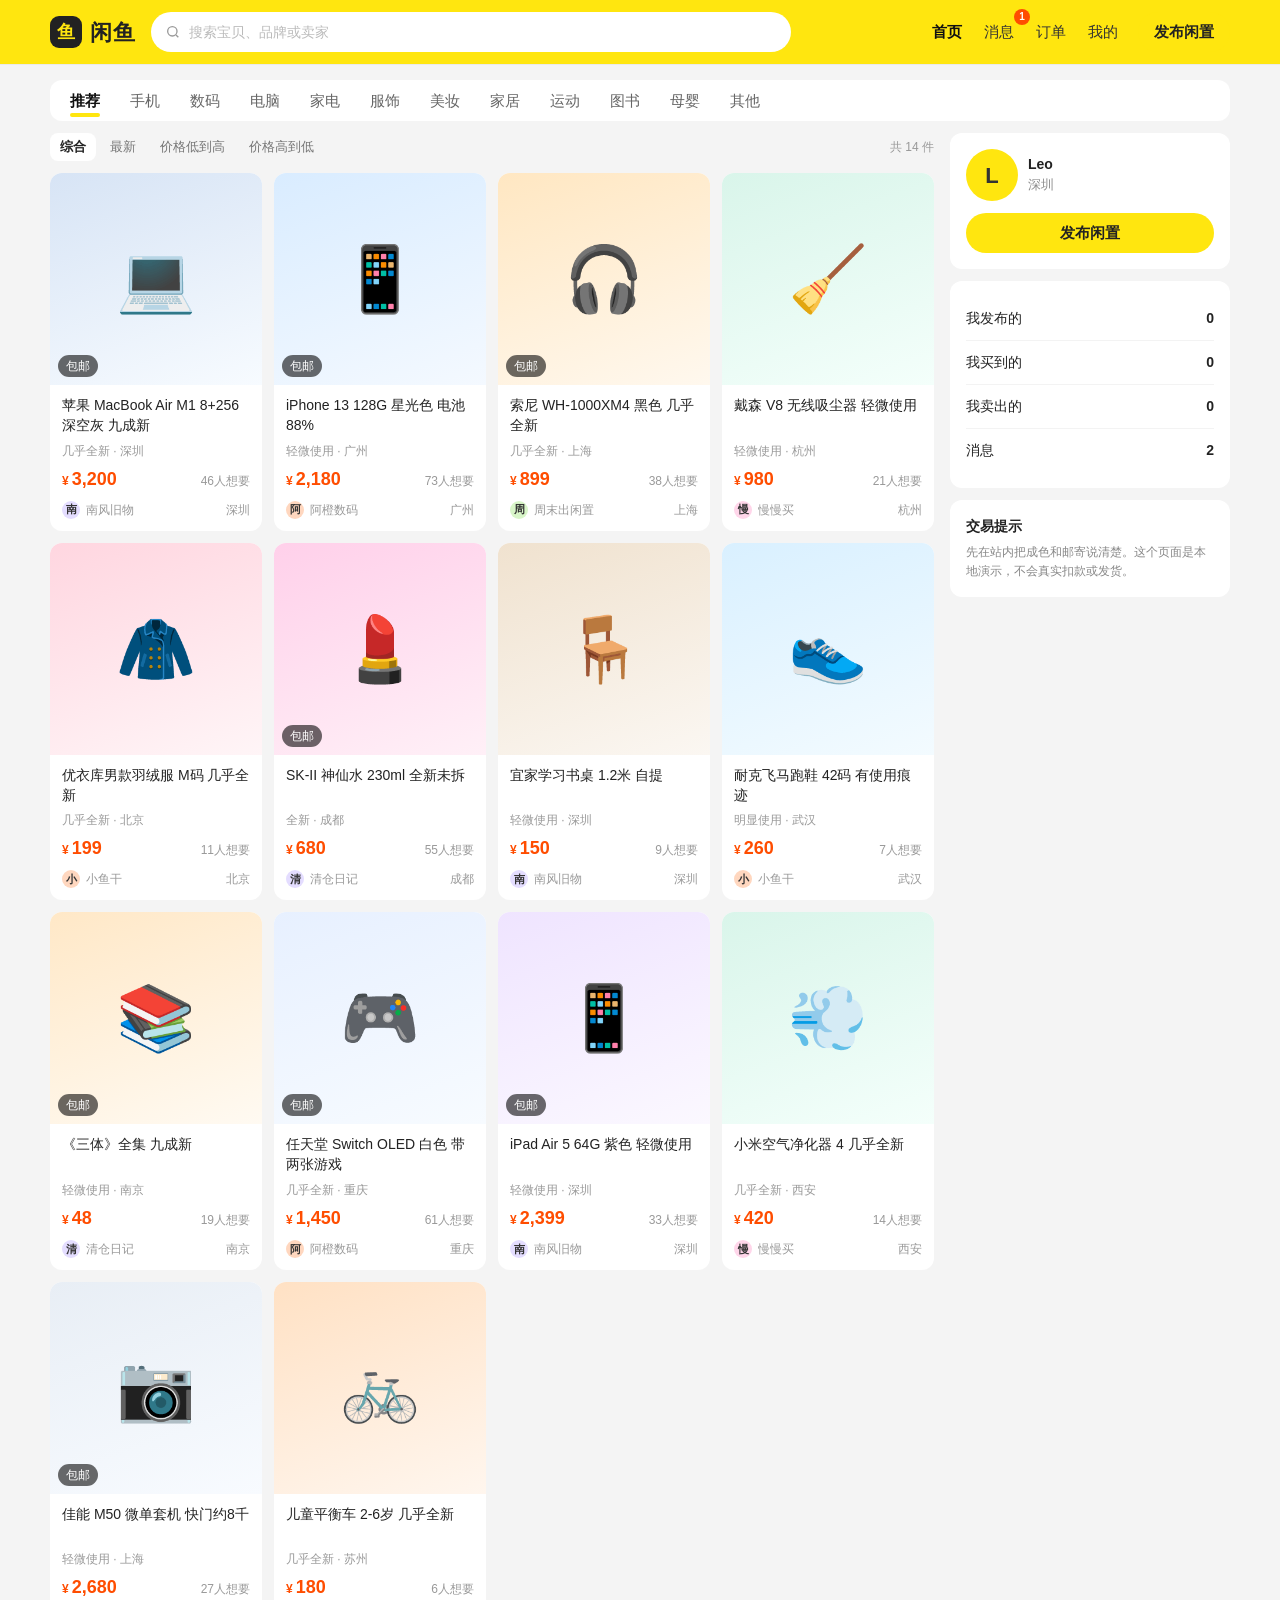
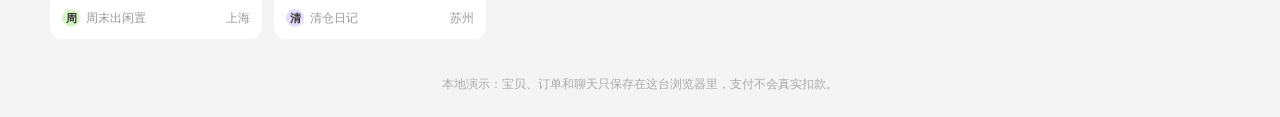
<file: malaibo168-wq_网站_files/index.html>
<!DOCTYPE html>
<html lang="zh-CN">
<head>
  <meta charset="UTF-8">
  <meta name="viewport" content="width=device-width, initial-scale=1, viewport-fit=cover">
  <meta name="theme-color" content="#ffe60f">
  <title>闲鱼</title>
  <link rel="icon" href="data:image/svg+xml,%3Csvg xmlns='http://www.w3.org/2000/svg' viewBox='0 0 64 64'%3E%3Crect width='64' height='64' rx='14' fill='%23ffe60f'/%3E%3Ctext x='32' y='44' text-anchor='middle' font-size='36' font-family='sans-serif' font-weight='700'%3E鱼%3C/text%3E%3C/svg%3E">
  <link rel="stylesheet" href="xianyu.css">
</head>
<body>
  <div id="app"></div>
  <div id="toast" role="status"></div>
  <div id="modal" hidden>
    <div class="modal-mask" data-act="modal-no"></div>
    <div class="modal-panel" role="dialog" aria-modal="true" aria-labelledby="modal-text">
      <p id="modal-text"></p>
      <div class="modal-actions">
        <button type="button" class="btn btn-line" data-act="modal-no">再想想</button>
        <button type="button" class="btn" data-act="modal-yes">确定</button>
      </div>
    </div>
  </div>
  <script src="xianyu.js"></script>
</body>
</html>
</file>
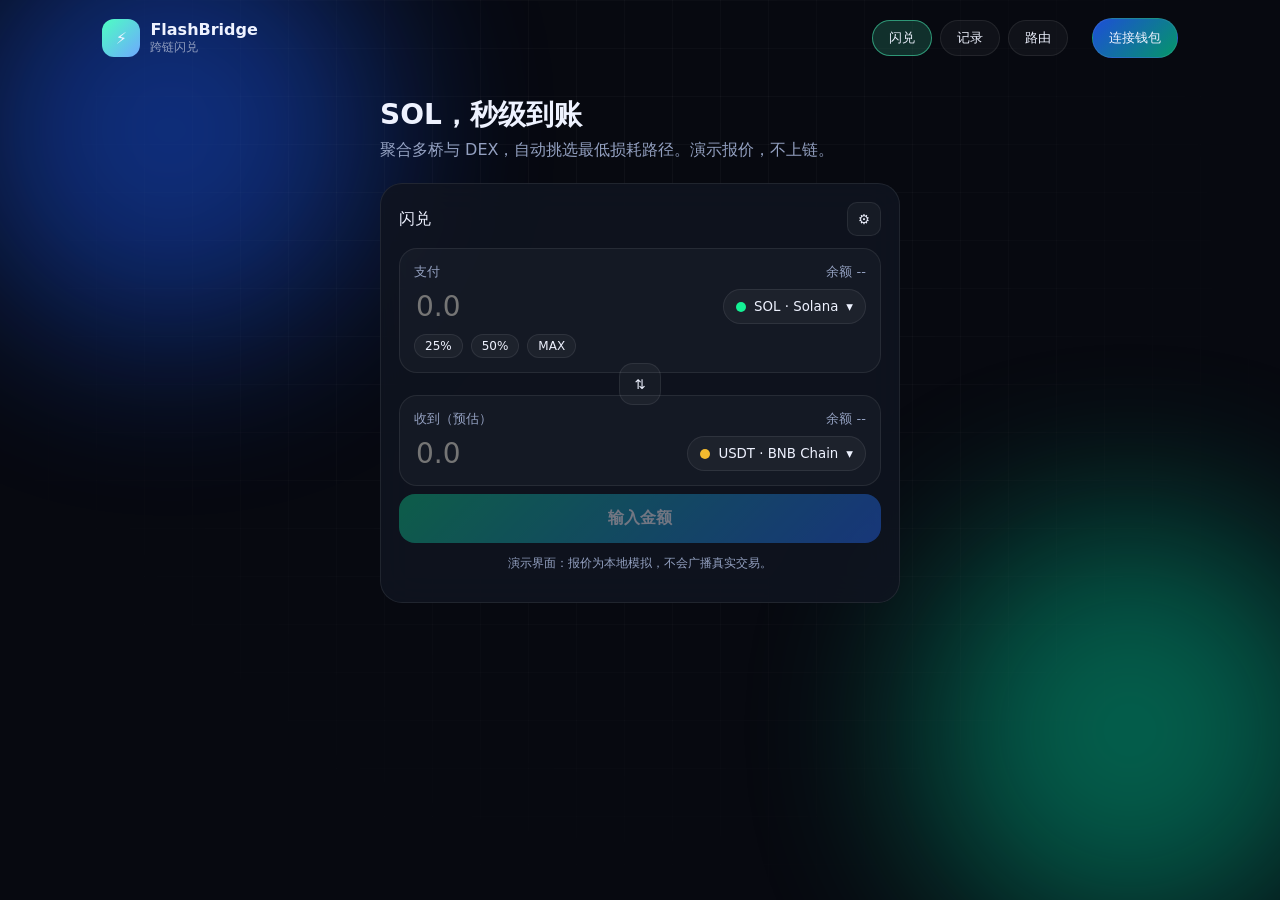
<file: web/index.html>
<!DOCTYPE html>
<html lang="zh-CN">
  <head>
    <meta charset="UTF-8" />
    <meta name="viewport" content="width=device-width, initial-scale=1.0" />
    <title>FlashBridge · 跨链闪兑</title>
    <link rel="stylesheet" href="css/style.css" />
  </head>
  <body>
    <div class="bg">
      <div class="orb orb-a"></div>
      <div class="orb orb-b"></div>
      <div class="grid"></div>
    </div>

    <header class="topbar">
      <div class="brand">
        <span class="logo">⚡</span>
        <div>
          <strong>FlashBridge</strong>
          <small>跨链闪兑</small>
        </div>
      </div>
      <nav>
        <button class="nav-btn active" data-view="swap">闪兑</button>
        <button class="nav-btn" data-view="history">记录</button>
        <button class="nav-btn" data-view="routes">路由</button>
      </nav>
      <button id="connectBtn" class="connect">连接钱包</button>
    </header>

    <main>
      <section id="view-swap" class="view">
        <div class="hero">
          <h1>SOL，秒级到账</h1>
          <p>聚合多桥与 DEX，自动挑选最低损耗路径。演示报价，不上链。</p>
        </div>

        <div class="swap-card">
          <div class="card-head">
            <span>闪兑</span>
            <button id="settingsBtn" class="icon-btn" title="滑点设置">⚙</button>
          </div>

          <div class="leg">
            <div class="leg-meta">
              <span>支付</span>
              <span id="fromBalance">余额 --</span>
            </div>
            <div class="leg-row">
              <input id="fromAmount" type="number" min="0" step="any" placeholder="0.0" />
              <button class="asset-btn" id="fromAssetBtn">
                <span class="dot" data-chain="solana"></span>
                <span id="fromLabel">SOL · Solana</span>
                ▾
              </button>
            </div>
            <div class="quick">
              <button data-pct="25">25%</button>
              <button data-pct="50">50%</button>
              <button data-pct="100">MAX</button>
            </div>
          </div>

          <button id="flipBtn" class="flip" title="对调">⇅</button>

          <div class="leg">
            <div class="leg-meta">
              <span>收到（预估）</span>
              <span id="toBalance">余额 --</span>
            </div>
            <div class="leg-row">
              <input id="toAmount" type="text" readonly placeholder="0.0" />
              <button class="asset-btn" id="toAssetBtn">
                <span class="dot" data-chain="bsc"></span>
                <span id="toLabel">USDT · BNB Chain</span>
                ▾
              </button>
            </div>
          </div>

          <div id="quoteBox" class="quote hidden">
            <div class="quote-row">
              <span>参考汇率</span>
              <strong id="rateText">--</strong>
            </div>
            <div class="quote-row">
              <span>预估到账</span>
              <strong id="etaText">--</strong>
            </div>
            <div class="quote-row">
              <span>跨链 + Gas</span>
              <strong id="feeText">--</strong>
            </div>
            <div class="quote-row">
              <span>滑点上限</span>
              <strong id="slipText">0.5%</strong>
            </div>
            <div class="route" id="routeText"></div>
          </div>

          <button id="swapBtn" class="primary" disabled>输入金额</button>
          <p class="disclaimer">演示界面：报价为本地模拟，不会广播真实交易。</p>
        </div>
      </section>

      <section id="view-history" class="view hidden">
        <div class="panel">
          <h2>闪兑记录</h2>
          <ul id="historyList" class="history"></ul>
        </div>
      </section>

      <section id="view-routes" class="view hidden">
        <div class="panel">
          <h2>支持的路径</h2>
          <div class="chain-grid" id="chainGrid"></div>
        </div>
      </section>
    </main>

    <div id="picker" class="modal hidden">
      <div class="sheet">
        <div class="sheet-head">
          <h3 id="pickerTitle">选择资产</h3>
          <button class="icon-btn" data-close="picker">✕</button>
        </div>
        <input id="pickerSearch" type="search" placeholder="搜索链或代币" />
        <div id="pickerList" class="picker-list"></div>
      </div>
    </div>

    <div id="settings" class="modal hidden">
      <div class="sheet small">
        <div class="sheet-head">
          <h3>交易设置</h3>
          <button class="icon-btn" data-close="settings">✕</button>
        </div>
        <label>滑点容忍度</label>
        <div class="slip-row">
          <button class="chip" data-slip="0.1">0.1%</button>
          <button class="chip active" data-slip="0.5">0.5%</button>
          <button class="chip" data-slip="1">1%</button>
          <input id="customSlip" type="number" min="0.05" max="5" step="0.05" placeholder="自定义 %" />
        </div>
        <label>收款地址（可选）</label>
        <input id="recvAddr" type="text" placeholder="默认为已连接钱包" />
      </div>
    </div>

    <div id="wallet" class="modal hidden">
      <div class="sheet small">
        <div class="sheet-head">
          <h3>连接钱包</h3>
          <button class="icon-btn" data-close="wallet">✕</button>
        </div>
        <button class="wallet-opt" data-wallet="demo">演示钱包（本地）</button>
        <button class="wallet-opt" data-wallet="injected">浏览器钱包</button>
        <p class="hint">未检测到扩展时会使用演示地址，便于预览完整流程。</p>
      </div>
    </div>

    <div id="confirm" class="modal hidden">
      <div class="sheet">
        <div class="sheet-head">
          <h3>确认闪兑</h3>
          <button class="icon-btn" data-close="confirm">✕</button>
        </div>
        <div id="confirmBody" class="confirm-body"></div>
        <button id="confirmBtn" class="primary">确认并模拟提交</button>
      </div>
    </div>

    <script src="js/app.js"></script>
  </body>
</html>
</file>
<file: malaibo168-wq_网站_files/xianyu.css>
*,
*::before,
*::after { box-sizing: border-box; }

html { color-scheme: light; }

body {
  margin: 0;
  background: #f4f4f4;
  color: #222;
  font-family: "PingFang SC", "Hiragino Sans GB", "Microsoft YaHei", -apple-system, BlinkMacSystemFont, "Segoe UI", sans-serif;
  font-size: 14px;
  line-height: 1.5;
}

button, input, textarea, select { font-family: inherit; color: inherit; }

img { max-width: 100%; display: block; }

a { color: inherit; }

::selection { background: #ffe60f; }

::placeholder { color: #bbb; }

[hidden] { display: none !important; }

.wrap {
  width: min(1180px, calc(100% - 32px));
  margin: 0 auto;
}

.topbar {
  position: sticky;
  top: 0;
  z-index: 40;
  background: #ffe60f;
  box-shadow: 0 1px 0 rgba(0, 0, 0, 0.04);
}

.bar {
  display: flex;
  align-items: center;
  gap: 16px;
  height: 64px;
}

.brand {
  display: flex;
  align-items: center;
  gap: 8px;
  text-decoration: none;
  color: #222;
  flex: none;
}

.logo-mark {
  width: 32px;
  height: 32px;
  border-radius: 9px;
  background: #222;
  color: #ffe60f;
  display: inline-flex;
  align-items: center;
  justify-content: center;
  font-weight: 900;
  font-size: 18px;
  line-height: 1;
}

.logo-word {
  font-size: 22px;
  font-weight: 900;
  letter-spacing: 0.5px;
}

.search {
  flex: 1;
  max-width: 640px;
  height: 40px;
  background: #fff;
  border-radius: 999px;
  display: flex;
  align-items: center;
  gap: 8px;
  padding: 0 14px;
}

.search input {
  flex: 1;
  min-width: 0;
  border: 0;
  outline: 0;
  background: transparent;
  font-size: 14px;
  padding: 0;
}

.search .clear {
  width: 18px;
  height: 18px;
  border: 0;
  border-radius: 50%;
  background: #eee;
  color: #666;
  display: none;
  align-items: center;
  justify-content: center;
  cursor: pointer;
  line-height: 1;
  padding: 0;
}

.search.has .clear { display: inline-flex; }

.desk-nav {
  display: flex;
  align-items: center;
  gap: 6px;
  margin-left: auto;
}

.nav-item {
  position: relative;
  text-decoration: none;
  color: #333;
  font-size: 15px;
  padding: 6px 8px;
}

.nav-item.on { font-weight: 800; color: #111; }

.badge {
  position: absolute;
  top: -6px;
  right: -8px;
  min-width: 16px;
  height: 16px;
  padding: 0 4px;
  border-radius: 99px;
  background: #ff4d00;
  color: #fff;
  font-size: 10px;
  line-height: 16px;
  text-align: center;
  font-weight: 700;
}

.pub-btn {
  margin-left: 6px;
  height: 36px;
  padding: 0 16px;
}

main.page { min-height: calc(100vh - 180px); padding: 16px 0 8px; }

.catbar {
  display: flex;
  gap: 2px;
  overflow-x: auto;
  background: #fff;
  border-radius: 12px;
  padding: 0 6px;
  scrollbar-width: none;
}

.catbar::-webkit-scrollbar { display: none; }

.cat {
  position: relative;
  flex: none;
  border: 0;
  background: transparent;
  color: #666;
  font-size: 15px;
  padding: 12px 14px 10px;
  cursor: pointer;
}

.cat.on { color: #111; font-weight: 800; }

.cat.on::after {
  content: "";
  position: absolute;
  left: 14px;
  right: 14px;
  bottom: 4px;
  height: 4px;
  border-radius: 4px;
  background: #ffe60f;
}

.layout {
  display: grid;
  grid-template-columns: minmax(0, 1fr) 280px;
  gap: 16px;
  align-items: start;
  margin-top: 12px;
}

.sortbar {
  display: flex;
  align-items: center;
  gap: 4px;
  margin-bottom: 12px;
}

.sortbar button {
  border: 0;
  background: transparent;
  color: #777;
  font-size: 13px;
  padding: 5px 10px;
  border-radius: 8px;
  cursor: pointer;
}

.sortbar button.on {
  background: #fff;
  color: #222;
  font-weight: 700;
}

.result-count {
  margin-left: auto;
  color: #999;
  font-size: 12px;
}

.grid {
  display: grid;
  grid-template-columns: repeat(auto-fill, minmax(196px, 1fr));
  gap: 12px;
}

.pcard {
  display: flex;
  flex-direction: column;
  background: #fff;
  border-radius: 12px;
  overflow: hidden;
  text-decoration: none;
  color: inherit;
  transition: transform 0.18s ease, box-shadow 0.18s ease;
}

@media (hover: hover) {
  .pcard:hover {
    transform: translateY(-3px);
    box-shadow: 0 10px 24px rgba(0, 0, 0, 0.08);
  }
}

.cover-wrap { position: relative; }

img.cover,
.cover.ph {
  width: 100%;
  aspect-ratio: 1;
  object-fit: cover;
}

.cover.ph,
.hero.ph,
.thumb.ph {
  display: flex;
  align-items: center;
  justify-content: center;
}

.cover.ph span { font-size: 64px; }

.tag-ship,
.ribbon {
  position: absolute;
  font-style: normal;
  font-size: 12px;
  color: #fff;
  background: rgba(0, 0, 0, 0.58);
  border-radius: 999px;
  padding: 2px 8px;
}

.tag-ship { left: 8px; bottom: 8px; }

.ribbon { top: 8px; right: 8px; }

.pinfo { padding: 10px 12px 12px; }

.ptitle {
  font-size: 14px;
  line-height: 1.45;
  height: 2.9em;
  overflow: hidden;
  display: -webkit-box;
  -webkit-line-clamp: 2;
  -webkit-box-orient: vertical;
}

.pmeta {
  margin-top: 6px;
  color: #999;
  font-size: 12px;
}

.pprice {
  margin-top: 6px;
  color: #ff4d00;
  font-weight: 800;
  font-size: 18px;
  display: flex;
  align-items: baseline;
  gap: 2px;
}

.pprice small { font-size: 12px; margin-right: 1px; }

.pprice .want {
  margin-left: auto;
  color: #999;
  font-size: 12px;
  font-weight: 400;
}

.pseller {
  display: flex;
  align-items: center;
  gap: 6px;
  margin-top: 8px;
  color: #999;
  font-size: 12px;
}

.pseller .name {
  overflow: hidden;
  text-overflow: ellipsis;
  white-space: nowrap;
}

.pseller .loc { margin-left: auto; flex: none; }

.pav {
  width: 18px;
  height: 18px;
  border-radius: 50%;
  display: inline-flex;
  align-items: center;
  justify-content: center;
  font-size: 11px;
  font-weight: 700;
  flex: none;
  color: #333;
}

.pav.lg { width: 52px; height: 52px; font-size: 22px; }

.rail {
  display: flex;
  flex-direction: column;
  gap: 12px;
  position: sticky;
  top: 80px;
}

.panel {
  background: #fff;
  border-radius: 12px;
  padding: 16px;
}

.panel h2 { font-size: 16px; margin: 0 0 12px; }

.user-line { display: flex; gap: 10px; align-items: center; }

.user-card { display: flex; flex-direction: column; gap: 12px; }

.rail-menu a {
  display: flex;
  justify-content: space-between;
  padding: 11px 0;
  text-decoration: none;
  border-bottom: 1px solid #f3f3f3;
}

.rail-menu a:last-child { border-bottom: 0; }

.tips p { color: #888; font-size: 12px; line-height: 1.6; margin: 6px 0 0; }

.muted { color: #8d8d8d; font-size: 13px; line-height: 1.6; }

.btn {
  display: inline-flex;
  align-items: center;
  justify-content: center;
  height: 40px;
  padding: 0 16px;
  border: 0;
  border-radius: 999px;
  background: #ffe60f;
  color: #222;
  font-size: 15px;
  font-weight: 700;
  text-decoration: none;
  cursor: pointer;
}

.btn:hover { filter: brightness(0.98); }

.btn[disabled] { opacity: 0.45; cursor: not-allowed; }

.btn-line { background: #fff; border: 1px solid #e6e6e6; }

.btn-block { width: 100%; }

.page-title { font-size: 22px; font-weight: 800; margin: 4px 0 14px; }

.crumb {
  display: flex;
  gap: 6px;
  flex-wrap: wrap;
  color: #999;
  font-size: 13px;
  margin-bottom: 12px;
}

.crumb a { color: #666; text-decoration: none; }

.detail {
  display: grid;
  grid-template-columns: minmax(0, 1.05fr) minmax(280px, 0.95fr);
  gap: 20px;
  align-items: start;
}

.gallery {
  background: #fff;
  border-radius: 12px;
  overflow: hidden;
}

img.hero,
.hero.ph {
  width: 100%;
  aspect-ratio: 1;
  object-fit: cover;
  border-radius: 12px;
}

.hero.ph span { font-size: 96px; }

.buybox {
  background: #fff;
  border-radius: 12px;
  padding: 20px;
}

.dprice {
  color: #ff4d00;
  font-size: 32px;
  font-weight: 800;
  line-height: 1.1;
}

.dprice small { font-size: 16px; }

.origin {
  margin-left: 8px;
  color: #bbb;
  font-size: 14px;
  font-weight: 400;
  text-decoration: line-through;
}

.buybox h1 {
  font-size: 20px;
  line-height: 1.45;
  margin: 12px 0 0;
}

.tags { display: flex; flex-wrap: wrap; gap: 6px; margin: 14px 0; }

.tags span {
  background: #f6f6f6;
  color: #666;
  border-radius: 6px;
  padding: 4px 8px;
  font-size: 12px;
}

.desc {
  white-space: pre-wrap;
  color: #444;
  font-size: 14px;
  line-height: 1.7;
  margin: 0;
}

.seller-card {
  display: flex;
  gap: 12px;
  align-items: center;
  padding: 12px;
  background: #fafafa;
  border-radius: 12px;
  margin-top: 16px;
}

.seller-card .meta { color: #888; font-size: 12px; margin-top: 4px; }

.credit {
  display: inline-block;
  margin-left: 6px;
  color: #9a6b00;
  background: #fff4cc;
  border-radius: 4px;
  font-size: 12px;
  padding: 1px 5px;
  font-weight: 700;
  vertical-align: 1px;
}

.buy-actions { display: flex; gap: 10px; margin-top: 16px; }

.buy-actions .btn { flex: 1; min-width: 0; padding: 0 12px; white-space: nowrap; }

.fine { color: #aaa; font-size: 12px; margin-top: 10px; }

.field { display: flex; flex-direction: column; gap: 6px; margin-bottom: 14px; }

.field > span { font-size: 13px; color: #666; }

.field input,
.field textarea,
.field select,
.chat-form input {
  width: 100%;
  border: 1px solid #eee;
  background: #fafafa;
  border-radius: 10px;
  padding: 10px 12px;
  font-size: 14px;
  outline: none;
}

.field textarea { min-height: 96px; resize: vertical; }

.field input:focus,
.field textarea:focus,
.field select:focus,
.chat-form input:focus {
  border-color: #ffe60f;
  background: #fff;
  box-shadow: 0 0 0 3px rgba(255, 230, 15, 0.45);
}

.hint { color: #aaa; font-size: 12px; margin: -6px 0 12px; }

.chips { display: flex; flex-wrap: wrap; gap: 8px; }

.chip { position: relative; cursor: pointer; }

.chip input {
  position: absolute;
  width: 1px;
  height: 1px;
  opacity: 0;
}

.chip span {
  display: inline-flex;
  padding: 7px 12px;
  border-radius: 999px;
  background: #f5f5f5;
  border: 1px solid transparent;
}

.chip input:checked + span {
  background: #fff8cc;
  border-color: #ffe60f;
  font-weight: 700;
}

.chip input:focus-visible + span { outline: 2px solid #222; outline-offset: 2px; }

.uploader {
  display: block;
  height: 180px;
  border: 1.5px dashed #e3e3e3;
  border-radius: 12px;
  background: #fafafa;
  cursor: pointer;
  color: #888;
  margin-bottom: 16px;
  overflow: hidden;
}

#preview {
  height: 100%;
  display: flex;
  align-items: center;
  justify-content: center;
}

#preview img { width: 100%; height: 180px; object-fit: cover; }

.form-card { max-width: 760px; }

.checkout {
  display: grid;
  grid-template-columns: minmax(0, 1.4fr) minmax(260px, 0.8fr);
  gap: 16px;
  align-items: start;
}

.summary { position: sticky; top: 84px; }

.order-mini {
  display: flex;
  gap: 12px;
  text-decoration: none;
}

img.thumb,
.thumb.ph {
  width: 72px;
  height: 72px;
  border-radius: 8px;
  object-fit: cover;
  flex: none;
}

.thumb.ph span { font-size: 28px; }

.rowline {
  display: flex;
  justify-content: space-between;
  gap: 12px;
  padding: 10px 0;
  border-top: 1px solid #f3f3f3;
  font-size: 14px;
  color: #666;
}

.rowline span:last-child { color: #222; text-align: right; }

.rowline.total span:last-child {
  color: #ff4d00;
  font-size: 22px;
  font-weight: 800;
}

.stack { display: flex; flex-direction: column; gap: 12px; }

.roles { display: flex; gap: 18px; margin-bottom: 12px; }

.roles a {
  text-decoration: none;
  color: #888;
  font-size: 16px;
  padding-bottom: 6px;
}

.roles a.on {
  color: #222;
  font-weight: 800;
  border-bottom: 3px solid #ffe60f;
}

.filters { display: flex; gap: 8px; overflow-x: auto; }

.filters button {
  flex: none;
  border: 0;
  background: #fff;
  color: #666;
  border-radius: 999px;
  padding: 6px 12px;
  cursor: pointer;
}

.filters button.on { background: #ffe60f; color: #222; font-weight: 700; }

.order-card { background: #fff; border-radius: 12px; padding: 14px 16px; }

.order-top {
  display: flex;
  justify-content: space-between;
  gap: 8px;
  color: #888;
  font-size: 13px;
  margin-bottom: 10px;
}

.order-top .st { color: #ff4d00; font-weight: 700; }

.order-actions {
  display: flex;
  justify-content: flex-end;
  flex-wrap: wrap;
  gap: 8px;
  margin-top: 12px;
}

.steps {
  display: flex;
  justify-content: space-between;
  gap: 8px;
  margin-bottom: 14px;
}

.step {
  flex: 1;
  text-align: center;
  font-size: 12px;
  color: #aaa;
}

.step::before {
  content: "";
  display: block;
  width: 10px;
  height: 10px;
  border-radius: 50%;
  background: #e5e5e5;
  margin: 0 auto 6px;
}

.step.done { color: #222; }
.step.done::before { background: #222; }
.step.on { color: #222; font-weight: 700; }
.step.on::before { background: #ffe60f; box-shadow: 0 0 0 4px #fff6cc; }

.banner {
  background: #fff6f2;
  color: #ff4d00;
  border-radius: 8px;
  padding: 10px 12px;
  margin-bottom: 8px;
}

.me-head { display: flex; gap: 14px; align-items: center; }

.me-name { font-size: 20px; font-weight: 800; }

.stats {
  display: grid;
  grid-template-columns: repeat(4, 1fr);
  text-align: center;
  margin-top: 16px;
  padding-top: 14px;
  border-top: 1px solid #f3f3f3;
}

.stats a { text-decoration: none; }

.stats b { display: block; font-size: 18px; }

.stats span { color: #888; font-size: 12px; }

.mine-row {
  display: flex;
  gap: 12px;
  align-items: center;
  padding: 12px 0;
  border-bottom: 1px solid #f4f4f4;
}

.mine-row:last-child { border-bottom: 0; }

.mine-main { flex: 1; min-width: 0; }

.mine-main .ptitle { height: auto; -webkit-line-clamp: 1; }

.thread {
  display: flex;
  gap: 12px;
  align-items: flex-start;
  padding: 14px 0;
  border-bottom: 1px solid #f3f3f3;
  text-decoration: none;
}

.thread:last-child { border-bottom: 0; }

.tmain { flex: 1; min-width: 0; }

.tname { font-weight: 700; display: flex; align-items: center; gap: 6px; }

.tlast, .titem {
  display: block;
  color: #888;
  font-size: 13px;
  margin-top: 4px;
  white-space: nowrap;
  overflow: hidden;
  text-overflow: ellipsis;
}

.ttime { color: #aaa; font-size: 12px; flex: none; }

.dot {
  width: 8px;
  height: 8px;
  border-radius: 50%;
  background: #ff4d00;
  display: inline-block;
}

.chat {
  display: flex;
  flex-direction: column;
  height: calc(100vh - 168px);
  min-height: 460px;
  background: #fff;
  border-radius: 12px;
  overflow: hidden;
  max-width: 820px;
}

.chat-head {
  display: flex;
  gap: 12px;
  align-items: center;
  padding: 12px 14px;
  border-bottom: 1px solid #f2f2f2;
}

.chat-head a { color: #666; text-decoration: none; flex: none; }

.chat-log {
  flex: 1;
  overflow: auto;
  padding: 16px;
  background: #f7f7f7;
  display: flex;
  flex-direction: column;
  gap: 10px;
}

.bubble {
  max-width: min(76%, 460px);
  padding: 10px 12px;
  border-radius: 12px;
  line-height: 1.5;
  word-break: break-word;
}

.bubble.peer { align-self: flex-start; background: #fff; border-top-left-radius: 4px; }

.bubble.me { align-self: flex-end; background: #ffe60f; border-top-right-radius: 4px; }

.chat-form {
  display: flex;
  gap: 8px;
  padding: 12px;
  border-top: 1px solid #f0f0f0;
}

.chat-form input { flex: 1; }

.empty {
  text-align: center;
  color: #888;
  padding: 56px 16px;
  grid-column: 1 / -1;
}

.empty-ico { font-size: 42px; margin-bottom: 8px; }

.empty .btn { margin-top: 14px; }

.text-btn {
  border: 0;
  background: transparent;
  color: #999;
  cursor: pointer;
  font-size: 13px;
  padding: 8px 0;
}

.foot {
  text-align: center;
  color: #aaa;
  font-size: 12px;
  padding: 28px 0 24px;
}

.tabbar { display: none; }

#toast {
  position: fixed;
  left: 50%;
  top: 24px;
  transform: translateX(-50%) translateY(-12px);
  background: rgba(0, 0, 0, 0.82);
  color: #fff;
  padding: 10px 16px;
  border-radius: 999px;
  font-size: 14px;
  opacity: 0;
  pointer-events: none;
  transition: 0.2s ease;
  z-index: 70;
  max-width: calc(100% - 32px);
}

#toast.show { opacity: 1; transform: translateX(-50%) translateY(0); }

#modal {
  position: fixed;
  inset: 0;
  z-index: 60;
  display: flex;
  align-items: center;
  justify-content: center;
}

.modal-mask { position: absolute; inset: 0; background: rgba(0, 0, 0, 0.45); }

.modal-panel {
  position: relative;
  width: min(400px, calc(100% - 40px));
  background: #fff;
  border-radius: 16px;
  padding: 22px 18px 16px;
}

.modal-panel p { font-size: 16px; line-height: 1.55; margin: 0 0 18px; }

.modal-actions { display: flex; justify-content: flex-end; gap: 10px; }

body.modal-open { overflow: hidden; }

@media (max-width: 960px) {
  .layout { grid-template-columns: 1fr; }
  .rail { display: none; }
  .detail, .checkout { grid-template-columns: 1fr; }
  .summary { position: static; }
}

@media (max-width: 800px) {
  .wrap { width: min(1180px, calc(100% - 20px)); }
  .bar { height: 56px; gap: 10px; }
  .desk-nav { display: none; }
  .logo-word { font-size: 18px; }
  body { padding-bottom: calc(62px + env(safe-area-inset-bottom)); }
  .tabbar {
    display: flex;
    position: fixed;
    left: 0;
    right: 0;
    bottom: 0;
    z-index: 40;
    height: calc(56px + env(safe-area-inset-bottom));
    padding-bottom: env(safe-area-inset-bottom);
    background: #fff;
    border-top: 1px solid #eee;
    justify-content: space-around;
    align-items: flex-end;
  }
  .tabbar a {
    position: relative;
    min-width: 48px;
    height: 56px;
    text-decoration: none;
    color: #777;
    font-size: 11px;
    display: flex;
    flex-direction: column;
    align-items: center;
    justify-content: center;
    gap: 2px;
  }
  .tabbar a.on { color: #222; font-weight: 700; }
  .tabbar .badge { top: 4px; right: 2px; }
  .tabbar a.tab-pub {
    width: 48px;
    height: 48px;
    min-width: 48px;
    margin-bottom: 16px;
    border-radius: 50%;
    background: #ffe60f;
    color: #222;
    font-size: 32px;
    font-weight: 400;
    line-height: 1;
    box-shadow: 0 4px 12px rgba(0, 0, 0, 0.12);
  }
  .buy-actions {
    position: fixed;
    left: 0;
    right: 0;
    bottom: calc(56px + env(safe-area-inset-bottom));
    z-index: 35;
    margin: 0;
    padding: 10px 12px;
    background: #fff;
    border-top: 1px solid #eee;
  }
  .detail-page { padding-bottom: 72px; }
  .chat { height: calc(100vh - 56px - 64px - 36px); min-height: 0; }
  .stats { grid-template-columns: repeat(4, minmax(0, 1fr)); }
  .foot { padding-bottom: 12px; }
}
</file>
<file: web/css/style.css>
:root {
  --bg: #070910;
  --card: rgba(16, 20, 32, 0.86);
  --line: rgba(255, 255, 255, 0.08);
  --text: #eef2ff;
  --muted: #93a0c0;
  --accent: #4dffc2;
  --accent-2: #6ea8ff;
  --warn: #ffb020;
  --radius: 22px;
  --font: "SF Pro Display", "PingFang SC", "Noto Sans SC", system-ui, sans-serif;
}

* {
  box-sizing: border-box;
}

html,
body {
  margin: 0;
  min-height: 100%;
  font-family: var(--font);
  color: var(--text);
  background: var(--bg);
}

button,
input {
  font-family: inherit;
}

.bg {
  position: fixed;
  inset: 0;
  z-index: 0;
  overflow: hidden;
}

.orb {
  position: absolute;
  width: 420px;
  height: 420px;
  filter: blur(90px);
  opacity: 0.45;
  border-radius: 50%;
}

.orb-a {
  background: #1a5cff;
  top: -80px;
  left: -40px;
}

.orb-b {
  background: #00c896;
  right: -60px;
  bottom: -40px;
}

.grid {
  position: absolute;
  inset: 0;
  background-image: linear-gradient(rgba(255, 255, 255, 0.04) 1px, transparent 1px),
    linear-gradient(90deg, rgba(255, 255, 255, 0.04) 1px, transparent 1px);
  background-size: 48px 48px;
  mask-image: radial-gradient(circle at 50% 30%, black, transparent 75%);
}

.topbar,
main {
  position: relative;
  z-index: 1;
}

.topbar {
  display: flex;
  align-items: center;
  gap: 24px;
  padding: 18px 8vw;
}

.brand {
  display: flex;
  align-items: center;
  gap: 10px;
}

.logo {
  width: 38px;
  height: 38px;
  display: grid;
  place-items: center;
  border-radius: 12px;
  background: linear-gradient(135deg, var(--accent), var(--accent-2));
}

.brand small {
  display: block;
  color: var(--muted);
  font-size: 12px;
}

nav {
  display: flex;
  gap: 8px;
  margin-left: auto;
}

.nav-btn,
.icon-btn,
.connect,
.chip,
.wallet-opt,
.quick button,
.asset-btn,
.primary,
.flip {
  border: 1px solid var(--line);
  background: rgba(255, 255, 255, 0.04);
  color: var(--text);
  cursor: pointer;
}

.nav-btn {
  border-radius: 999px;
  padding: 8px 16px;
}

.nav-btn.active,
.chip.active {
  background: rgba(77, 255, 194, 0.16);
  border-color: rgba(77, 255, 194, 0.5);
}

.connect {
  border-radius: 999px;
  padding: 10px 16px;
  background: linear-gradient(135deg, #1d4ed8, #059669);
}

main {
  max-width: 560px;
  margin: 0 auto;
  padding: 12px 20px 80px;
}

.hero h1 {
  margin: 8px 0 6px;
  font-size: 28px;
}

.hero p {
  margin: 0 0 22px;
  color: var(--muted);
}

.swap-card,
.panel,
.sheet {
  background: var(--card);
  border: 1px solid var(--line);
  border-radius: var(--radius);
  backdrop-filter: blur(18px);
}

.swap-card,
.panel {
  padding: 18px;
}

.card-head {
  display: flex;
  justify-content: space-between;
  align-items: center;
  margin-bottom: 12px;
}

.leg {
  background: rgba(255, 255, 255, 0.03);
  border: 1px solid var(--line);
  border-radius: 18px;
  padding: 14px;
}

.leg-meta,
.quote-row,
.sheet-head {
  display: flex;
  justify-content: space-between;
  color: var(--muted);
  font-size: 13px;
}

.leg-row {
  display: flex;
  gap: 10px;
  margin-top: 8px;
}

.leg-row input {
  flex: 1;
  min-width: 0;
  background: transparent;
  border: 0;
  color: var(--text);
  font-size: 28px;
  outline: none;
}

.asset-btn {
  display: flex;
  align-items: center;
  gap: 8px;
  border-radius: 999px;
  padding: 8px 12px;
  white-space: nowrap;
}

.dot {
  width: 10px;
  height: 10px;
  border-radius: 50%;
  background: #627eea;
}

.dot[data-chain="ethereum"] {
  background: #627eea;
}
.dot[data-chain="bsc"] {
  background: #f3ba2f;
}
.dot[data-chain="polygon"] {
  background: #8247e5;
}
.dot[data-chain="arbitrum"] {
  background: #28a0f0;
}
.dot[data-chain="optimism"] {
  background: #ff0420;
}
.dot[data-chain="base"] {
  background: #0052ff;
}
.dot[data-chain="solana"] {
  background: #14f195;
}
.dot[data-chain="bitcoin"] {
  background: #f7931a;
}
.dot[data-chain="tron"] {
  background: #ef0027;
}

.quick {
  display: flex;
  gap: 8px;
  margin-top: 10px;
}

.quick button {
  border-radius: 999px;
  padding: 4px 10px;
  font-size: 12px;
}

.flip {
  width: 42px;
  height: 42px;
  border-radius: 14px;
  display: grid;
  place-items: center;
  margin: -10px auto;
  position: relative;
  z-index: 2;
}

.quote {
  margin: 14px 0;
  padding: 12px;
  border-radius: 14px;
  border: 1px dashed var(--line);
}

.quote.hidden,
.view.hidden,
.modal.hidden {
  display: none;
}

.route {
  margin-top: 10px;
  font-size: 13px;
  color: var(--accent);
}

.primary {
  width: 100%;
  margin-top: 8px;
  border: 0;
  border-radius: 16px;
  padding: 14px;
  font-size: 16px;
  font-weight: 650;
  background: linear-gradient(135deg, #10b981, #2563eb);
}

.primary:disabled {
  opacity: 0.45;
  cursor: not-allowed;
}

.disclaimer,
.hint {
  color: var(--muted);
  font-size: 12px;
  text-align: center;
}

.modal {
  position: fixed;
  inset: 0;
  background: rgba(0, 0, 0, 0.55);
  z-index: 10;
  display: grid;
  place-items: center;
  padding: 20px;
}

.sheet {
  width: min(460px, 100%);
  padding: 16px;
}

.sheet.small {
  width: min(380px, 100%);
}

.sheet-head {
  align-items: center;
  margin-bottom: 12px;
}

.sheet-head h3 {
  margin: 0;
  color: var(--text);
}

.icon-btn {
  width: 34px;
  height: 34px;
  border-radius: 10px;
}

.picker-list {
  max-height: 360px;
  overflow: auto;
  margin-top: 10px;
}

.pick-item,
.wallet-opt,
.history li {
  width: 100%;
  text-align: left;
  display: flex;
  justify-content: space-between;
  align-items: center;
  padding: 12px;
  border-radius: 14px;
  border: 1px solid var(--line);
  background: rgba(255, 255, 255, 0.03);
  color: var(--text);
  margin-bottom: 8px;
}

#pickerSearch,
#recvAddr,
#customSlip {
  width: 100%;
  border-radius: 12px;
  border: 1px solid var(--line);
  background: rgba(255, 255, 255, 0.04);
  color: var(--text);
  padding: 10px 12px;
}

.slip-row {
  display: flex;
  gap: 8px;
  margin: 8px 0 16px;
  flex-wrap: wrap;
}

.chip {
  border-radius: 999px;
  padding: 6px 12px;
}

.chain-grid {
  display: grid;
  grid-template-columns: 1fr 1fr;
  gap: 10px;
}

.chain-card {
  border: 1px solid var(--line);
  border-radius: 14px;
  padding: 12px;
}

.chain-card small {
  color: var(--muted);
}

.history {
  list-style: none;
  padding: 0;
  margin: 0;
}

.confirm-body div {
  display: flex;
  justify-content: space-between;
  margin: 8px 0;
  color: var(--muted);
}

.confirm-body strong {
  color: var(--text);
}

@media (max-width: 720px) {
  .topbar {
    padding: 14px 16px;
    flex-wrap: wrap;
  }
  nav {
    order: 3;
    width: 100%;
    margin: 0;
  }
}
</file>
